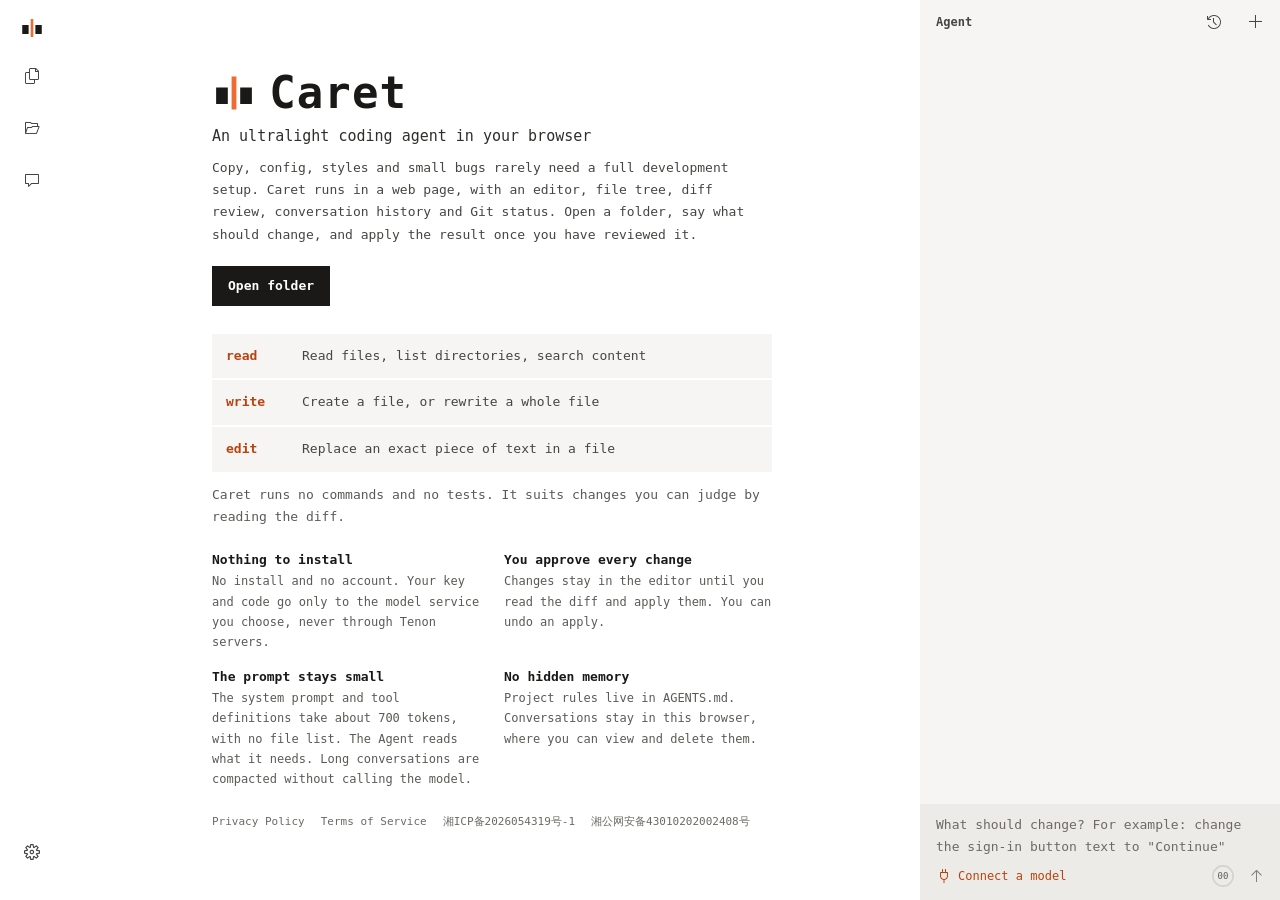
<file: index.html>
<!-- 应用主页面 - Caret 的入口 HTML 文件，包含所有 UI 结构和资源引用 -->
<!DOCTYPE html>
<html lang="zh-CN" data-theme="dark">
<head>
    <meta charset="UTF-8">
    <meta name="viewport" content="width=device-width, initial-scale=1.0">
    <meta http-equiv="Content-Security-Policy" content="default-src 'self'; script-src 'self' 'unsafe-inline'; style-src 'self' 'unsafe-inline'; font-src 'self' data:; img-src 'self' data:; worker-src 'self'; connect-src 'self' https: http://localhost:* http://127.0.0.1:*; base-uri 'none'; form-action 'none'">
    <meta name="description" content="极轻量的浏览器 Coding Agent。只有读、写、改三个工具，不用安装，不执行命令，改动由你确认后写入。">
    <meta property="og:type" content="website">
    <meta property="og:site_name" content="Caret">
    <meta property="og:title" content="Caret：极轻量的浏览器 Coding Agent">
    <meta property="og:description" content="极轻量的浏览器 Coding Agent。只有读、写、改三个工具，不用安装，不执行命令，改动由你确认后写入。">
    <meta property="og:url" content="https://caret.tenonai.cn/">
    <meta property="og:image" content="https://caret.tenonai.cn/assets/share.png">
    <meta property="og:image:width" content="1200">
    <meta property="og:image:height" content="1200">
    <meta property="og:image:alt" content="Caret 的图形：两个字符之间一根橙色光标">
    <meta property="og:locale" content="zh_CN">
    <meta name="twitter:card" content="summary">
    <title>Caret</title>
    <link rel="icon" href="data:image/svg+xml,%3Csvg xmlns='http://www.w3.org/2000/svg' viewBox='0 0 64 64'%3E%3Cstyle%3Erect%7Bfill:%231a1917%7D.c%7Bfill:%23f06b32%7D@media(prefers-color-scheme:dark)%7Brect%7Bfill:%23e8e8e8%7D%7D%3C/style%3E%3Crect x='6' y='24' width='17' height='24'/%3E%3Crect class='c' x='28.5' y='8' width='7' height='48'/%3E%3Crect x='41' y='24' width='17' height='24'/%3E%3C/svg%3E">
    <link rel="apple-touch-icon" href="/apple-touch-icon.png">
    <script>
        // 首屏渲染前确定主题，避免闪烁
        try {
            const saved = JSON.parse(localStorage.getItem('caret_preferences')) || {};
            const wanted = new URLSearchParams(location.search).get('theme') || saved.theme;
            const dark = wanted === 'dark' || (wanted !== 'light' && matchMedia('(prefers-color-scheme: dark)').matches);
            document.documentElement.dataset.theme = dark ? 'dark' : 'light';
        } catch {
            // 读取失败时使用默认主题
        }
        // 启动一直没有完成时给出提示。启动完成后加载层已经移除
        setTimeout(() => document.getElementById('app-loading')?.classList.add('is-failed'), 45000);
    </script>
    <link href="css/codicons/codicon.css" rel="stylesheet">
    <link rel="stylesheet" href="css/style.css">
</head>
<body>
    <div id="app-loading" role="status">
        <svg class="app-loading-mark" viewBox="0 0 64 64" role="img" aria-label="Caret"><rect x="6" y="24" width="17" height="24" fill="currentColor"/><rect class="app-loading-cursor" x="28.5" y="8" width="7" height="48" fill="#f06b32"/><rect x="41" y="24" width="17" height="24" fill="currentColor"/></svg>
        <div class="app-loading-error">
            <p>Caret 没有加载成功，请检查网络后刷新页面。</p>
            <p>Caret could not load. Check your network and reload.</p>
            <button type="button" class="btn btn-text btn-primary" onclick="location.reload()">刷新 / Reload</button>
        </div>
    </div>
    <div id="app">
        <nav id="sidebar">
            <div class="sidebar-top">
                <svg class="sidebar-mark" viewBox="0 0 64 64" role="img" aria-label="Caret"><rect x="6" y="24" width="17" height="24" fill="currentColor"/><rect x="28.5" y="8" width="7" height="48" fill="#f06b32"/><rect x="41" y="24" width="17" height="24" fill="currentColor"/></svg>
                <button type="button" class="btn" id="btn-toggle-tree" data-i18n-title="sidebar.files">
                    <i class="codicon codicon-files"></i>
                </button>
                <button type="button" class="btn" id="btn-open-folder" data-i18n-title="sidebar.open">
                    <i class="codicon codicon-folder-opened"></i>
                </button>
                <button type="button" class="btn" id="btn-toggle-chat" data-i18n-title="sidebar.agent">
                    <i class="codicon codicon-comment"></i>
                </button>
            </div>

            <div class="sidebar-bottom">
                <button type="button" class="btn" id="btn-settings" data-i18n-title="settings.title">
                    <i class="codicon codicon-settings-gear"></i>
                </button>
            </div>
        </nav>

        <aside id="file-tree-panel">
            <div id="file-tree"></div>
        </aside>
        <div id="resize-tree" class="resizer" role="separator" tabindex="0" aria-orientation="vertical" data-i18n-label="layout.resizeTree"></div>

        <main id="editor-area">
            <div id="tabs-bar"></div>
            <div id="monaco-container"></div>
            <div id="welcome">
                <div class="welcome-inner">
                    <h1 class="product-logo"><svg class="product-logo-icon" viewBox="0 0 64 64" aria-hidden="true"><rect x="6" y="24" width="17" height="24" fill="currentColor"/><rect x="28.5" y="8" width="7" height="48" fill="#f06b32"/><rect x="41" y="24" width="17" height="24" fill="currentColor"/></svg>Caret</h1>
                    <p class="welcome-tagline" data-i18n="welcome.tagline"></p>
                    <p class="welcome-intro" data-i18n="welcome.intro"></p>
                    <button type="button" id="btn-welcome-open" class="btn btn-text btn-primary" data-i18n="welcome.open"></button>
                    <dl class="welcome-tools">
                        <div><dt>read</dt><dd data-i18n="welcome.read"></dd></div>
                        <div><dt>write</dt><dd data-i18n="welcome.write"></dd></div>
                        <div><dt>edit</dt><dd data-i18n="welcome.edit"></dd></div>
                    </dl>
                    <p class="welcome-note" id="welcome-note" data-i18n="welcome.note"></p>
                    <dl class="welcome-points">
                        <div><dt data-i18n="welcome.pointOpen"></dt><dd data-i18n="welcome.pointOpenBody"></dd></div>
                        <div><dt data-i18n="welcome.pointReview"></dt><dd data-i18n="welcome.pointReviewBody"></dd></div>
                        <div><dt data-i18n="welcome.pointPrompt"></dt><dd data-i18n="welcome.pointPromptBody"></dd></div>
                        <div><dt data-i18n="welcome.pointMemory"></dt><dd data-i18n="welcome.pointMemoryBody"></dd></div>
                    </dl>
                    <p class="filing"><button type="button" data-legal="privacy" data-i18n="about.privacy"></button><button type="button" data-legal="terms" data-i18n="about.terms"></button><a data-filing="icp" href="https://beian.miit.gov.cn/" target="_blank" rel="noopener noreferrer"></a><a data-filing="police" target="_blank" rel="noopener noreferrer" hidden></a></p>
                </div>
            </div>
        </main>

        <div id="resize-chat" class="resizer" role="separator" tabindex="0" aria-orientation="vertical" data-i18n-label="layout.resizeChat"></div>
        <aside id="chat-panel">
            <div class="panel-header">
                <span class="panel-title">Agent</span>
                <div class="panel-actions">
                    <button type="button" id="btn-history" class="btn" data-i18n-title="history.title">
                        <i class="codicon codicon-history"></i>
                    </button>
                    <button type="button" id="btn-new-task" class="btn" data-i18n-title="chat.newTask">
                        <i class="codicon codicon-add"></i>
                    </button>
                </div>
            </div>
            <div id="history-panel" class="hidden">
                <div class="history-head">
                    <span class="history-heading" data-i18n="history.title"></span>
                    <button type="button" id="btn-clear-history" class="btn btn-text btn-text-chat hidden" data-i18n="history.clear"></button>
                </div>
                <div id="history-list"></div>
                <p id="history-empty" class="hidden" data-i18n="history.empty"></p>
            </div>
            <div id="chat-messages" role="log" aria-live="polite"></div>
            <div id="changes-panel" class="hidden">
                <div class="changes-head">
                    <span id="changes-summary"></span>
                    <button type="button" id="btn-discard-all" class="btn btn-text btn-text-chat" data-i18n="changes.discardAll"></button>
                    <button type="button" id="btn-apply" class="btn btn-text btn-primary" data-i18n="changes.apply"></button>
                </div>
                <div id="changes-conflict" class="hidden">
                    <p id="changes-conflict-text"></p>
                    <div class="changes-conflict-actions">
                        <button type="button" id="btn-conflict-cancel" class="btn btn-text btn-text-chat" data-i18n="changes.cancel"></button>
                        <button type="button" id="btn-overwrite" class="btn btn-text btn-primary" data-i18n="changes.overwrite"></button>
                    </div>
                </div>
                <div id="changes-list"></div>
            </div>
            <form id="chat-input-area">
                <textarea id="chat-input" rows="2"></textarea>
                <div class="chat-input-foot">
                    <div class="chat-chips">
                        <button type="button" id="btn-model" class="chat-chip" aria-haspopup="listbox" aria-expanded="false" aria-controls="select-menu"><i class="codicon codicon-plug"></i><span></span><i class="codicon codicon-chevron-up"></i></button>
                        <button type="button" id="btn-effort" class="chat-chip hidden" aria-haspopup="listbox" aria-expanded="false" aria-controls="select-menu"><i class="codicon codicon-dashboard"></i><span></span><i class="codicon codicon-chevron-up"></i></button>
                    </div>
                    <div class="chat-input-actions">
                        <button type="button" id="context-ring">
                            <svg viewBox="0 0 26 26" aria-hidden="true">
                                <circle class="context-track" cx="13" cy="13" r="12" pathLength="100"></circle>
                                <circle class="context-arc" cx="13" cy="13" r="12" pathLength="100"></circle>
                            </svg>
                            <span></span>
                        </button>
                        <button type="submit" id="btn-send-chat" class="btn">
                            <i class="codicon codicon-arrow-up"></i>
                        </button>
                    </div>
                </div>
            </form>
        </aside>

        <div id="notification-container"></div>
        <div id="drop-overlay"><span data-i18n="tree.drop"></span></div>
    </div>

    <dialog id="confirm-dialog" aria-describedby="confirm-message">
        <p id="confirm-message"></p>
        <div class="confirm-actions">
            <button type="button" id="confirm-cancel" class="btn btn-text btn-text-chat" data-i18n="changes.cancel"></button>
            <button type="button" id="confirm-ok" class="btn btn-text btn-primary" data-i18n="confirm.discard"></button>
        </div>
    </dialog>

    <dialog id="settings-dialog" aria-labelledby="settings-heading" tabindex="-1">
        <nav class="settings-nav" aria-labelledby="settings-heading">
            <h2 id="settings-heading" data-i18n="settings.title"></h2>
            <button type="button" class="settings-nav-item" data-go="model"><i class="codicon codicon-plug"></i><span data-i18n="settings.model"></span></button>
            <button type="button" class="settings-nav-item" data-go="agent"><i class="codicon codicon-comment"></i><span data-i18n="settings.agent"></span></button>
            <button type="button" class="settings-nav-item" data-go="editor"><i class="codicon codicon-code"></i><span data-i18n="settings.editor"></span></button>
            <button type="button" class="settings-nav-item" data-go="files"><i class="codicon codicon-files"></i><span data-i18n="settings.files"></span></button>
            <button type="button" class="settings-nav-item" data-go="appearance"><i class="codicon codicon-symbol-color"></i><span data-i18n="settings.appearance"></span></button>
            <button type="button" class="settings-nav-item" data-go="data"><i class="codicon codicon-database"></i><span data-i18n="settings.data"></span></button>
            <button type="button" class="settings-nav-item" data-go="about"><i class="codicon codicon-info"></i><span data-i18n="settings.about"></span></button>
        </nav>

        <div class="settings-main">
            <header class="dialog-head">
                <button type="button" id="settings-back" class="btn hidden" data-i18n-title="settings.back">
                    <i class="codicon codicon-arrow-left"></i>
                </button>
                <h3 id="settings-title"></h3>
                <button type="button" id="settings-info" class="info hidden" data-i18n-label="settings.info"><i class="codicon codicon-info"></i></button>
                <button type="button" id="settings-close" class="btn" data-i18n-title="settings.close">
                    <i class="codicon codicon-close"></i>
                </button>
            </header>

            <div class="dialog-body">
                <section data-page="model">
                    <div class="field">
                        <span class="field-label" id="provider-label" data-i18n="settings.provider"></span>
                        <button type="button" id="provider-trigger" class="select-trigger" aria-haspopup="listbox" aria-expanded="false" aria-controls="select-menu" aria-labelledby="provider-label"><span></span><i class="codicon codicon-chevron-down"></i></button>
                    </div>
                    <div class="field hidden" id="field-base-url">
                        <label class="field-label" for="input-base-url" data-i18n="settings.baseUrl"></label>
                        <input id="input-base-url" type="url" placeholder="https://" autocomplete="off" spellcheck="false">
                    </div>
                    <div class="field">
                        <div class="field-label">
                            <label for="input-api-key" data-i18n="settings.apiKey"></label>
                            <button type="button" class="info" data-tip="settings.apiKeyTip" data-i18n-label="settings.info"><i class="codicon codicon-info"></i></button>
                            <a id="key-link" class="field-link" target="_blank" rel="noopener noreferrer" data-i18n="settings.getKey"></a>
                        </div>
                        <input id="input-api-key" type="password" placeholder="sk-" autocomplete="off" spellcheck="false">
                        <button type="button" id="btn-clear-key" class="field-link hidden" data-i18n="settings.clearKey"></button>
                    </div>
                    <div class="field">
                        <div class="field-label">
                            <span id="model-label" data-i18n="settings.defaultModel"></span>
                            <button type="button" class="info" data-tip="settings.defaultModelTip" data-i18n-label="settings.info"><i class="codicon codicon-info"></i></button>
                        </div>
                        <button type="button" id="model-trigger" class="select-trigger" aria-haspopup="listbox" aria-expanded="false" aria-controls="select-menu" aria-labelledby="model-label"><span></span><i class="codicon codicon-chevron-down"></i></button>
                    </div>
                    <div class="field hidden" id="field-effort">
                        <div class="field-label">
                            <span id="effort-label" data-i18n="settings.defaultEffort"></span>
                            <button type="button" class="info" data-tip="settings.defaultEffortTip" data-i18n-label="settings.info"><i class="codicon codicon-info"></i></button>
                        </div>
                        <button type="button" id="effort-trigger" class="select-trigger" aria-haspopup="listbox" aria-expanded="false" aria-controls="select-menu" aria-labelledby="effort-label"><span></span><i class="codicon codicon-chevron-down"></i></button>
                    </div>
                    <p id="connection-status" class="settings-status" role="status"></p>
                </section>

                <section data-page="agent" class="hidden">
                    <div class="field">
                        <div class="field-label">
                            <label for="input-instructions" data-i18n="settings.instructions"></label>
                            <button type="button" class="info" data-tip="settings.instructionsTip" data-i18n-label="settings.info"><i class="codicon codicon-info"></i></button>
                        </div>
                        <textarea id="input-instructions" data-setting="instructions" data-i18n-placeholder="settings.instructionsHint" maxlength="8000" spellcheck="false"></textarea>
                    </div>
                    <div class="setting-row">
                        <div class="field-label"><span id="send-key-label" data-i18n="settings.sendKey"></span><button type="button" class="info" data-tip="settings.sendKeyTip" data-i18n-label="settings.info"><i class="codicon codicon-info"></i></button></div>
                        <div class="segments" role="group" data-setting="sendKey" aria-labelledby="send-key-label"><button type="button" data-value="enter">Enter</button><button type="button" data-value="mod" id="send-key-mod"></button></div>
                    </div>
                    <div class="setting-row">
                        <div class="field-label"><span id="max-steps-label" data-i18n="settings.maxSteps"></span><button type="button" class="info" data-tip="settings.maxStepsTip" data-i18n-label="settings.info"><i class="codicon codicon-info"></i></button></div>
                        <div class="segments" role="group" data-setting="maxSteps" aria-labelledby="max-steps-label"><button type="button" data-value="20">20</button><button type="button" data-value="40">40</button><button type="button" data-value="80">80</button></div>
                    </div>
                    <div class="setting-row">
                        <div class="field-label"><span id="context-limit-label" data-i18n="settings.contextLimit"></span><button type="button" class="info" data-tip="settings.contextLimitTip" data-i18n-label="settings.info"><i class="codicon codicon-info"></i></button></div>
                        <div class="segments" role="group" data-setting="contextLimit" aria-labelledby="context-limit-label"><button type="button" data-value="50000" data-i18n="settings.limit50"></button><button type="button" data-value="100000" data-i18n="settings.limit100"></button><button type="button" data-value="200000" data-i18n="settings.limit200"></button></div>
                    </div>
                    <div class="setting-row">
                        <div class="field-label"><span id="remember-rules-label" data-i18n="settings.rememberRules"></span><button type="button" class="info" data-tip="settings.rememberRulesTip" data-i18n-label="settings.info"><i class="codicon codicon-info"></i></button></div>
                        <button type="button" class="switch" role="switch" data-setting="rememberRules" aria-labelledby="remember-rules-label"></button>
                    </div>
                    <div class="setting-row">
                        <div class="field-label"><span id="follow-agent-label" data-i18n="settings.followAgent"></span><button type="button" class="info" data-tip="settings.followAgentTip" data-i18n-label="settings.info"><i class="codicon codicon-info"></i></button></div>
                        <button type="button" class="switch" role="switch" data-setting="followAgent" aria-labelledby="follow-agent-label"></button>
                    </div>
                    <button type="button" class="settings-link" data-go="context"><span data-i18n="context.title"></span><i class="codicon codicon-chevron-right"></i></button>
                </section>

                <section data-page="editor" class="hidden">
                    <div class="setting-row">
                        <div class="field-label"><span id="tab-size-label" data-i18n="settings.tabSize"></span><button type="button" class="info" data-tip="settings.tabSizeTip" data-i18n-label="settings.info"><i class="codicon codicon-info"></i></button></div>
                        <div class="segments" role="group" data-setting="tabSize" aria-labelledby="tab-size-label"><button type="button" data-value="0" data-i18n="settings.tabAuto"></button><button type="button" data-value="2">2</button><button type="button" data-value="4">4</button><button type="button" data-value="8">8</button></div>
                    </div>
                    <div class="setting-row">
                        <div class="field-label"><span id="cursor-style-label" data-i18n="settings.cursorStyle"></span></div>
                        <div class="segments" role="group" data-setting="cursorStyle" aria-labelledby="cursor-style-label"><button type="button" data-value="line" data-i18n="settings.cursorLine"></button><button type="button" data-value="block" data-i18n="settings.cursorBlock"></button><button type="button" data-value="underline" data-i18n="settings.cursorUnderline"></button></div>
                    </div>
                    <div class="setting-row">
                        <div class="field-label"><span id="word-wrap-label" data-i18n="settings.wordWrap"></span></div>
                        <button type="button" class="switch" role="switch" data-setting="wordWrap" aria-labelledby="word-wrap-label"></button>
                    </div>
                    <div class="setting-row">
                        <div class="field-label"><span id="line-numbers-label" data-i18n="settings.lineNumbers"></span></div>
                        <button type="button" class="switch" role="switch" data-setting="lineNumbers" aria-labelledby="line-numbers-label"></button>
                    </div>
                    <div class="setting-row">
                        <div class="field-label"><span id="minimap-label" data-i18n="settings.minimap"></span></div>
                        <button type="button" class="switch" role="switch" data-setting="minimap" aria-labelledby="minimap-label"></button>
                    </div>
                    <div class="setting-row">
                        <div class="field-label"><span id="whitespace-label" data-i18n="settings.showWhitespace"></span></div>
                        <button type="button" class="switch" role="switch" data-setting="showWhitespace" aria-labelledby="whitespace-label"></button>
                    </div>
                    <h4 class="section-title" data-i18n="settings.review"></h4>
                    <div class="setting-row">
                        <div class="field-label"><span id="diff-view-label" data-i18n="settings.diffView"></span><button type="button" class="info" data-tip="settings.diffViewTip" data-i18n-label="settings.info"><i class="codicon codicon-info"></i></button></div>
                        <div class="segments" role="group" data-setting="diffView" aria-labelledby="diff-view-label"><button type="button" data-value="inline" data-i18n="settings.diffInline"></button><button type="button" data-value="sideBySide" data-i18n="settings.diffSideBySide"></button></div>
                    </div>
                    <div class="setting-row">
                        <div class="field-label"><span id="fold-unchanged-label" data-i18n="settings.foldUnchanged"></span></div>
                        <button type="button" class="switch" role="switch" data-setting="foldUnchanged" aria-labelledby="fold-unchanged-label"></button>
                    </div>
                </section>

                <section data-page="files" class="hidden">
                    <div class="field">
                        <div class="field-label">
                            <label for="input-ignore-rules" data-i18n="settings.ignoreRules"></label>
                            <button type="button" class="info" data-tip="settings.ignoreRulesTip" data-i18n-label="settings.info"><i class="codicon codicon-info"></i></button>
                        </div>
                        <textarea id="input-ignore-rules" data-setting="ignoreRules" data-i18n-placeholder="settings.ignoreRulesHint" spellcheck="false"></textarea>
                    </div>
                    <div class="setting-row">
                        <div class="field-label"><span id="git-status-label" data-i18n="settings.gitStatus"></span><button type="button" class="info" data-tip="settings.gitStatusTip" data-i18n-label="settings.info"><i class="codicon codicon-info"></i></button></div>
                        <button type="button" class="switch" role="switch" data-setting="gitStatus" aria-labelledby="git-status-label"></button>
                    </div>
                    <div class="setting-row">
                        <div class="field-label"><span id="preview-tabs-label" data-i18n="settings.previewTabs"></span><button type="button" class="info" data-tip="settings.previewTabsTip" data-i18n-label="settings.info"><i class="codicon codicon-info"></i></button></div>
                        <button type="button" class="switch" role="switch" data-setting="previewTabs" aria-labelledby="preview-tabs-label"></button>
                    </div>
                </section>

                <section data-page="appearance" class="hidden">
                    <div class="setting-row">
                        <span class="field-label" id="theme-label" data-i18n="settings.theme"></span>
                        <div class="segments" role="group" aria-labelledby="theme-label">
                            <button type="button" data-theme-option="system" data-i18n="settings.themeSystem"></button>
                            <button type="button" data-theme-option="light" data-i18n="settings.themeLight"></button>
                            <button type="button" data-theme-option="dark" data-i18n="settings.themeDark"></button>
                        </div>
                    </div>
                    <div class="setting-row">
                        <span class="field-label" id="language-label" data-i18n="settings.language"></span>
                        <div class="segments" role="group" aria-labelledby="language-label">
                            <button type="button" data-lang-option="zh">简体中文</button>
                            <button type="button" data-lang-option="en">English</button>
                        </div>
                    </div>
                    <p id="language-note" class="settings-status" role="status" data-i18n="settings.languageNote" hidden></p>
                    <div class="setting-row">
                        <div class="field-label">
                            <label for="input-font-family" data-i18n="settings.fontFamily"></label>
                            <button type="button" class="info" data-tip="settings.fontFamilyTip" data-i18n-label="settings.info"><i class="codicon codicon-info"></i></button>
                        </div>
                        <input id="input-font-family" type="text" data-setting="fontFamily" data-i18n-placeholder="settings.fontFamilyHint" autocomplete="off" spellcheck="false">
                    </div>
                    <div class="setting-row">
                        <div class="field-label"><span id="font-size-label" data-i18n="settings.editorFontSize"></span></div>
                        <div class="segments" role="group" data-setting="fontSize" aria-labelledby="font-size-label"><button type="button" data-value="12">12</button><button type="button" data-value="13">13</button><button type="button" data-value="14">14</button><button type="button" data-value="15">15</button><button type="button" data-value="16">16</button></div>
                    </div>
                    <div class="setting-row">
                        <div class="field-label"><span id="chat-font-size-label" data-i18n="settings.chatFontSize"></span></div>
                        <div class="segments" role="group" data-setting="chatFontSize" aria-labelledby="chat-font-size-label"><button type="button" data-value="12">12</button><button type="button" data-value="13">13</button><button type="button" data-value="14">14</button><button type="button" data-value="15">15</button><button type="button" data-value="16">16</button></div>
                    </div>
                </section>

                <section data-page="data" class="hidden">
                    <div class="setting-row">
                        <div class="field-label"><span id="save-history-label" data-i18n="settings.saveHistory"></span><button type="button" class="info" data-tip="settings.saveHistoryTip" data-i18n-label="settings.info"><i class="codicon codicon-info"></i></button></div>
                        <button type="button" class="switch" role="switch" data-setting="saveHistory" aria-labelledby="save-history-label"></button>
                    </div>
                    <div class="setting-row">
                        <span class="field-label" data-i18n="settings.storage"></span>
                        <span id="data-usage"></span>
                    </div>
                    <h4 class="section-title" data-i18n="settings.clearing"></h4>
                    <div class="setting-row">
                        <div class="field-label"><span id="clear-conversations-label" data-i18n="settings.clearConversations"></span></div>
                        <button type="button" id="btn-clear-conversations" class="btn btn-text btn-text-chat" data-i18n="settings.clearAction" aria-describedby="clear-conversations-label"></button>
                    </div>
                    <div class="setting-row">
                        <div class="field-label"><span id="reset-preferences-label" data-i18n="settings.resetPreferences"></span><button type="button" class="info" data-tip="settings.resetPreferencesTip" data-i18n-label="settings.info"><i class="codicon codicon-info"></i></button></div>
                        <button type="button" id="btn-reset-preferences" class="btn btn-text btn-text-chat" data-i18n="settings.resetAction" aria-describedby="reset-preferences-label"></button>
                    </div>
                    <div class="setting-row">
                        <div class="field-label"><span id="delete-all-label" data-i18n="settings.deleteAll"></span><button type="button" class="info" data-tip="settings.deleteAllTip" data-i18n-label="settings.info"><i class="codicon codicon-info"></i></button></div>
                        <button type="button" id="btn-delete-all" class="btn btn-text btn-text-chat is-danger" data-i18n="settings.deleteAction" aria-describedby="delete-all-label"></button>
                    </div>
                    <p id="data-status" class="settings-status" role="status"></p>
                </section>

                <section data-page="about" class="hidden">
                    <div class="about-head">
                        <div class="product-logo"><svg class="product-logo-icon" viewBox="0 0 64 64" aria-hidden="true"><rect x="6" y="24" width="17" height="24" fill="currentColor"/><rect x="28.5" y="8" width="7" height="48" fill="#f06b32"/><rect x="41" y="24" width="17" height="24" fill="currentColor"/></svg>Caret</div>
                        <p class="about-version"><span data-i18n="about.version"></span> <span id="about-version"></span><span id="about-build" hidden> · <span data-i18n="about.build"></span> <span id="about-build-id"></span></span></p>
                    </div>
                    <p data-i18n="about.body1"></p>
                    <p data-i18n="about.body2"></p>
                    <dl class="about-facts">
                        <div class="about-publisher"><dt data-i18n="about.publisher"></dt><dd><svg viewBox="0 0 64 64" aria-hidden="true"><rect width="64" height="64" rx="17" fill="#f06b32"/><path d="M13 16H51V28H38V48H26V28H13Z" fill="#fff"/></svg><span data-i18n="about.publisherName"></span></dd></div>
                        <div><dt data-i18n="about.website"></dt><dd><a href="https://tenonai.cn/" target="_blank" rel="noopener noreferrer">tenonai.cn</a></dd></div>
                        <div><dt data-i18n="about.feedback"></dt><dd><a href="mailto:support@tenonai.cn">support@tenonai.cn</a></dd></div>
                        <div><dt data-i18n="about.source"></dt><dd><a href="https://github.com/dozybot001/Caret" target="_blank" rel="noopener noreferrer">GitHub</a></dd></div>
                        <div><dt data-i18n="about.license"></dt><dd><a href="https://github.com/dozybot001/Caret/blob/main/LICENSE" target="_blank" rel="noopener noreferrer">MIT</a></dd></div>
                    </dl>
                    <div class="settings-links">
                        <button type="button" class="settings-link" data-go="privacy"><span data-i18n="about.privacy"></span><i class="codicon codicon-chevron-right"></i></button>
                        <button type="button" class="settings-link" data-go="terms"><span data-i18n="about.terms"></span><i class="codicon codicon-chevron-right"></i></button>
                    </div>
                    <p class="filing"><a data-filing="icp" href="https://beian.miit.gov.cn/" target="_blank" rel="noopener noreferrer"></a><a data-filing="police" target="_blank" rel="noopener noreferrer" hidden></a></p>
                </section>

                <section data-page="context" class="hidden">
                    <div class="article-body"></div>
                </section>

                <section data-page="privacy" class="hidden">
                    <p class="legal-meta" data-i18n="legal.privacyMeta"></p>
                    <div class="article-body"></div>
                    <h3 class="legal-history" data-i18n="legal.history"></h3>
                    <div class="settings-links legal-versions"></div>
                </section>

                <section data-page="terms" class="hidden">
                    <p class="legal-meta" data-i18n="legal.termsMeta"></p>
                    <div class="article-body"></div>
                    <h3 class="legal-history" data-i18n="legal.history"></h3>
                    <div class="settings-links legal-versions"></div>
                </section>
            </div>
        </div>

        <div id="select-menu" popover="auto" role="listbox"></div>
        <div id="tooltip" popover="manual" role="tooltip"></div>
    </dialog>

    <script type="module" src="src/main.js" onerror="document.getElementById('app-loading').classList.add('is-failed')"></script>
</body>
</html>
</file>
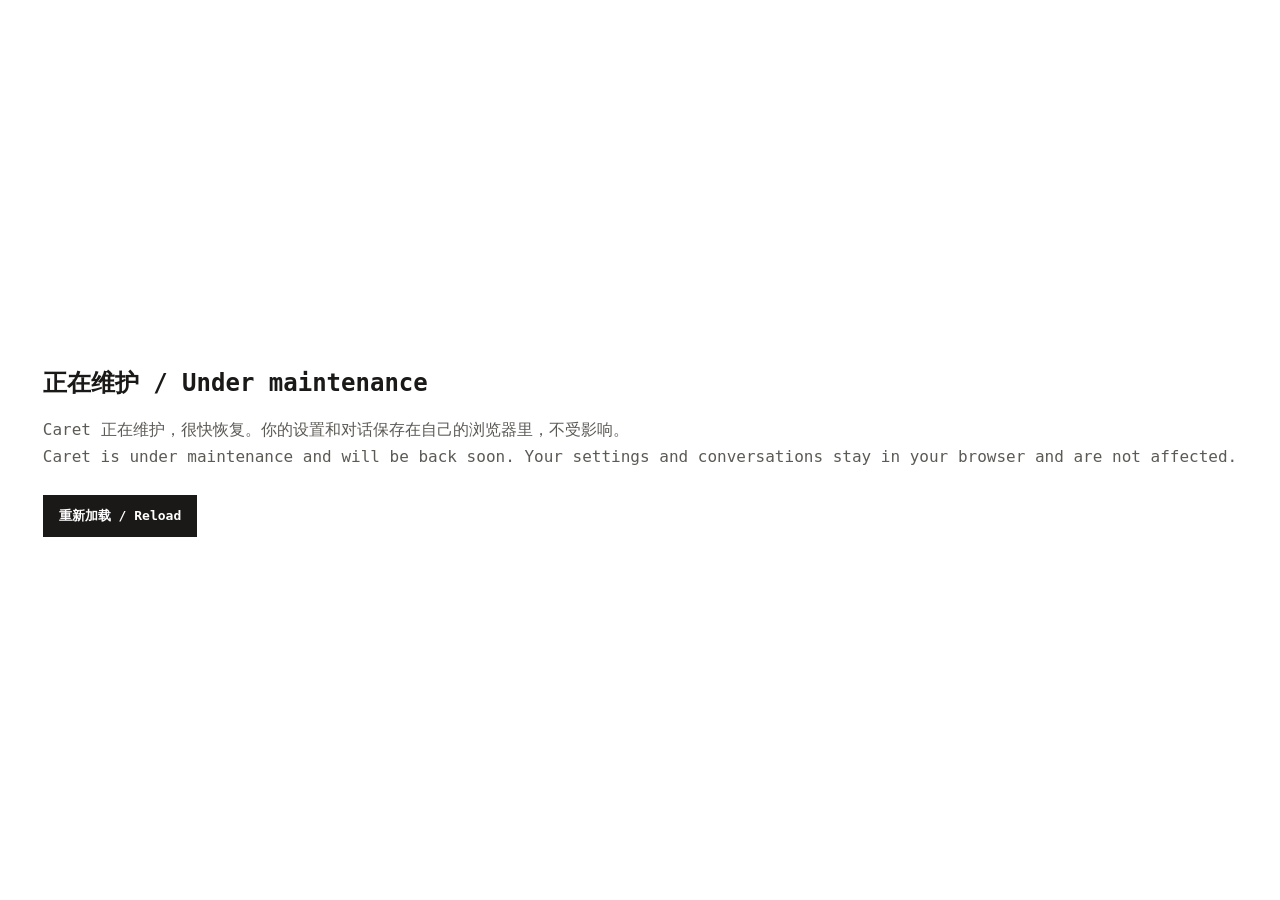
<file: maintenance.html>
<!DOCTYPE html>
<html lang="zh-CN">
<head>
    <meta charset="UTF-8">
    <meta name="viewport" content="width=device-width, initial-scale=1.0">
    <title>正在维护 · Caret</title>
    <link rel="icon" href="data:image/svg+xml,%3Csvg xmlns='http://www.w3.org/2000/svg' viewBox='0 0 64 64'%3E%3Cstyle%3Erect%7Bfill:%231a1917%7D.c%7Bfill:%23f06b32%7D@media(prefers-color-scheme:dark)%7Brect%7Bfill:%23e8e8e8%7D%7D%3C/style%3E%3Crect x='6' y='24' width='17' height='24'/%3E%3Crect class='c' x='28.5' y='8' width='7' height='48'/%3E%3Crect x='41' y='24' width='17' height='24'/%3E%3C/svg%3E">
    <link rel="apple-touch-icon" href="/apple-touch-icon.png">
    <meta property="og:image" content="https://caret.tenonai.cn/assets/share.png">
    <meta name="twitter:card" content="summary">
    <style>
        :root {
            color-scheme: light dark;
            --bg: #ffffff;
            --ink: #1a1917;
            --muted: #5c5a55;
            --button: #1a1917;
            --button-ink: #ffffff;
        }
        @media (prefers-color-scheme: dark) {
            :root {
                --bg: #000000;
                --ink: #e8e8e8;
                --muted: #a0a0a0;
                --button: #e8e8e8;
                --button-ink: #000000;
            }
        }
        body {
            min-height: 100dvh;
            margin: 0;
            display: flex;
            align-items: center;
            justify-content: center;
            padding: 32px;
            box-sizing: border-box;
            background: var(--bg);
            color: var(--ink);
            font-family: ui-monospace, "SF Mono", SFMono-Regular, "JetBrains Mono", Menlo, Consolas, "PingFang SC", "Microsoft YaHei", monospace;
            line-height: 1.7;
        }
        h1 {
            margin: 0 0 12px;
            font-size: 24px;
            font-weight: 600;
        }
        p {
            margin: 0;
            color: var(--muted);
        }
        a {
            display: inline-block;
            margin-top: 24px;
            padding: 10px 16px;
            background: var(--button);
            color: var(--button-ink);
            font-size: 13px;
            font-weight: 600;
            text-decoration: none;
        }
    </style>
</head>
<body>
    <main>
        <h1>正在维护 / Under maintenance</h1>
        <p>Caret 正在维护，很快恢复。你的设置和对话保存在自己的浏览器里，不受影响。</p>
        <p>Caret is under maintenance and will be back soon. Your settings and conversations stay in your browser and are not affected.</p>
        <a href="/">重新加载 / Reload</a>
    </main>
</body>
</html>
</file>
<file: css/codicons/codicon.css>
/*---------------------------------------------------------------------------------------------
 *  Copyright (c) Microsoft Corporation. All rights reserved.
 *  Licensed under the MIT License. See License.txt in the project root for license information.
 *--------------------------------------------------------------------------------------------*/

@font-face {
	font-family: "codicon";
	font-display: block;
	src: url("./codicon.ttf?38dcd33a732ebca5a557e04831e9e235") format("truetype");
}

.codicon[class*='codicon-'] {
	font: normal normal normal 16px/1 codicon;
	display: inline-block;
	text-decoration: none;
	text-rendering: auto;
	text-align: center;
	-webkit-font-smoothing: antialiased;
	-moz-osx-font-smoothing: grayscale;
	user-select: none;
	-webkit-user-select: none;
	-ms-user-select: none;
}

/*---------------------
 *  Modifiers
 *-------------------*/

@keyframes codicon-spin {
	100% {
		transform:rotate(360deg);
	}
}

.codicon-sync.codicon-modifier-spin,
.codicon-loading.codicon-modifier-spin,
.codicon-gear.codicon-modifier-spin {
	/* Use steps to throttle FPS to reduce CPU usage */
	animation: codicon-spin 1.5s steps(30) infinite;
}

.codicon-modifier-disabled {
	opacity: 0.5;
}

.codicon-modifier-hidden {
	opacity: 0;
}

/* custom speed & easing for loading icon */
.codicon-loading {
	animation-duration: 1s !important;
	animation-timing-function: cubic-bezier(0.53, 0.21, 0.29, 0.67) !important;
}

/*---------------------
 *  Icons
 *-------------------*/

.codicon-add:before { content: "\ea60" }
.codicon-plus:before { content: "\ea60" }
.codicon-gist-new:before { content: "\ea60" }
.codicon-repo-create:before { content: "\ea60" }
.codicon-lightbulb:before { content: "\ea61" }
.codicon-light-bulb:before { content: "\ea61" }
.codicon-repo:before { content: "\ea62" }
.codicon-repo-delete:before { content: "\ea62" }
.codicon-gist-fork:before { content: "\ea63" }
.codicon-repo-forked:before { content: "\ea63" }
.codicon-git-pull-request:before { content: "\ea64" }
.codicon-git-pull-request-abandoned:before { content: "\ea64" }
.codicon-record-keys:before { content: "\ea65" }
.codicon-keyboard:before { content: "\ea65" }
.codicon-tag:before { content: "\ea66" }
.codicon-git-pull-request-label:before { content: "\ea66" }
.codicon-tag-add:before { content: "\ea66" }
.codicon-tag-remove:before { content: "\ea66" }
.codicon-person:before { content: "\ea67" }
.codicon-person-follow:before { content: "\ea67" }
.codicon-person-outline:before { content: "\ea67" }
.codicon-person-filled:before { content: "\ea67" }
.codicon-git-branch:before { content: "\ea68" }
.codicon-git-branch-create:before { content: "\ea68" }
.codicon-git-branch-delete:before { content: "\ea68" }
.codicon-source-control:before { content: "\ea68" }
.codicon-mirror:before { content: "\ea69" }
.codicon-mirror-public:before { content: "\ea69" }
.codicon-star:before { content: "\ea6a" }
.codicon-star-add:before { content: "\ea6a" }
.codicon-star-delete:before { content: "\ea6a" }
.codicon-star-empty:before { content: "\ea6a" }
.codicon-comment:before { content: "\ea6b" }
.codicon-comment-add:before { content: "\ea6b" }
.codicon-alert:before { content: "\ea6c" }
.codicon-warning:before { content: "\ea6c" }
.codicon-search:before { content: "\ea6d" }
.codicon-search-save:before { content: "\ea6d" }
.codicon-log-out:before { content: "\ea6e" }
.codicon-sign-out:before { content: "\ea6e" }
.codicon-log-in:before { content: "\ea6f" }
.codicon-sign-in:before { content: "\ea6f" }
.codicon-eye:before { content: "\ea70" }
.codicon-eye-unwatch:before { content: "\ea70" }
.codicon-eye-watch:before { content: "\ea70" }
.codicon-circle-filled:before { content: "\ea71" }
.codicon-primitive-dot:before { content: "\ea71" }
.codicon-close-dirty:before { content: "\ea71" }
.codicon-debug-breakpoint:before { content: "\ea71" }
.codicon-debug-breakpoint-disabled:before { content: "\ea71" }
.codicon-debug-hint:before { content: "\ea71" }
.codicon-terminal-decoration-success:before { content: "\ea71" }
.codicon-primitive-square:before { content: "\ea72" }
.codicon-edit:before { content: "\ea73" }
.codicon-pencil:before { content: "\ea73" }
.codicon-info:before { content: "\ea74" }
.codicon-issue-opened:before { content: "\ea74" }
.codicon-gist-private:before { content: "\ea75" }
.codicon-git-fork-private:before { content: "\ea75" }
.codicon-lock:before { content: "\ea75" }
.codicon-mirror-private:before { content: "\ea75" }
.codicon-close:before { content: "\ea76" }
.codicon-remove-close:before { content: "\ea76" }
.codicon-x:before { content: "\ea76" }
.codicon-repo-sync:before { content: "\ea77" }
.codicon-sync:before { content: "\ea77" }
.codicon-clone:before { content: "\ea78" }
.codicon-desktop-download:before { content: "\ea78" }
.codicon-beaker:before { content: "\ea79" }
.codicon-microscope:before { content: "\ea79" }
.codicon-vm:before { content: "\ea7a" }
.codicon-device-desktop:before { content: "\ea7a" }
.codicon-file:before { content: "\ea7b" }
.codicon-file-text:before { content: "\ea7b" }
.codicon-more:before { content: "\ea7c" }
.codicon-ellipsis:before { content: "\ea7c" }
.codicon-kebab-horizontal:before { content: "\ea7c" }
.codicon-mail-reply:before { content: "\ea7d" }
.codicon-reply:before { content: "\ea7d" }
.codicon-organization:before { content: "\ea7e" }
.codicon-organization-filled:before { content: "\ea7e" }
.codicon-organization-outline:before { content: "\ea7e" }
.codicon-new-file:before { content: "\ea7f" }
.codicon-file-add:before { content: "\ea7f" }
.codicon-new-folder:before { content: "\ea80" }
.codicon-file-directory-create:before { content: "\ea80" }
.codicon-trash:before { content: "\ea81" }
.codicon-trashcan:before { content: "\ea81" }
.codicon-history:before { content: "\ea82" }
.codicon-clock:before { content: "\ea82" }
.codicon-folder:before { content: "\ea83" }
.codicon-file-directory:before { content: "\ea83" }
.codicon-symbol-folder:before { content: "\ea83" }
.codicon-logo-github:before { content: "\ea84" }
.codicon-mark-github:before { content: "\ea84" }
.codicon-github:before { content: "\ea84" }
.codicon-terminal:before { content: "\ea85" }
.codicon-console:before { content: "\ea85" }
.codicon-repl:before { content: "\ea85" }
.codicon-zap:before { content: "\ea86" }
.codicon-symbol-event:before { content: "\ea86" }
.codicon-error:before { content: "\ea87" }
.codicon-stop:before { content: "\ea87" }
.codicon-variable:before { content: "\ea88" }
.codicon-symbol-variable:before { content: "\ea88" }
.codicon-array:before { content: "\ea8a" }
.codicon-symbol-array:before { content: "\ea8a" }
.codicon-symbol-module:before { content: "\ea8b" }
.codicon-symbol-package:before { content: "\ea8b" }
.codicon-symbol-namespace:before { content: "\ea8b" }
.codicon-symbol-object:before { content: "\ea8b" }
.codicon-symbol-method:before { content: "\ea8c" }
.codicon-symbol-function:before { content: "\ea8c" }
.codicon-symbol-constructor:before { content: "\ea8c" }
.codicon-symbol-boolean:before { content: "\ea8f" }
.codicon-symbol-null:before { content: "\ea8f" }
.codicon-symbol-numeric:before { content: "\ea90" }
.codicon-symbol-number:before { content: "\ea90" }
.codicon-symbol-structure:before { content: "\ea91" }
.codicon-symbol-struct:before { content: "\ea91" }
.codicon-symbol-parameter:before { content: "\ea92" }
.codicon-symbol-type-parameter:before { content: "\ea92" }
.codicon-symbol-key:before { content: "\ea93" }
.codicon-symbol-text:before { content: "\ea93" }
.codicon-symbol-reference:before { content: "\ea94" }
.codicon-go-to-file:before { content: "\ea94" }
.codicon-symbol-enum:before { content: "\ea95" }
.codicon-symbol-value:before { content: "\ea95" }
.codicon-symbol-ruler:before { content: "\ea96" }
.codicon-symbol-unit:before { content: "\ea96" }
.codicon-activate-breakpoints:before { content: "\ea97" }
.codicon-archive:before { content: "\ea98" }
.codicon-arrow-both:before { content: "\ea99" }
.codicon-arrow-down:before { content: "\ea9a" }
.codicon-arrow-left:before { content: "\ea9b" }
.codicon-arrow-right:before { content: "\ea9c" }
.codicon-arrow-small-down:before { content: "\ea9d" }
.codicon-arrow-small-left:before { content: "\ea9e" }
.codicon-arrow-small-right:before { content: "\ea9f" }
.codicon-arrow-small-up:before { content: "\eaa0" }
.codicon-arrow-up:before { content: "\eaa1" }
.codicon-bell:before { content: "\eaa2" }
.codicon-bold:before { content: "\eaa3" }
.codicon-book:before { content: "\eaa4" }
.codicon-bookmark:before { content: "\eaa5" }
.codicon-debug-breakpoint-conditional-unverified:before { content: "\eaa6" }
.codicon-debug-breakpoint-conditional:before { content: "\eaa7" }
.codicon-debug-breakpoint-conditional-disabled:before { content: "\eaa7" }
.codicon-debug-breakpoint-data-unverified:before { content: "\eaa8" }
.codicon-debug-breakpoint-data:before { content: "\eaa9" }
.codicon-debug-breakpoint-data-disabled:before { content: "\eaa9" }
.codicon-debug-breakpoint-log-unverified:before { content: "\eaaa" }
.codicon-debug-breakpoint-log:before { content: "\eaab" }
.codicon-debug-breakpoint-log-disabled:before { content: "\eaab" }
.codicon-briefcase:before { content: "\eaac" }
.codicon-broadcast:before { content: "\eaad" }
.codicon-browser:before { content: "\eaae" }
.codicon-bug:before { content: "\eaaf" }
.codicon-calendar:before { content: "\eab0" }
.codicon-case-sensitive:before { content: "\eab1" }
.codicon-check:before { content: "\eab2" }
.codicon-checklist:before { content: "\eab3" }
.codicon-chevron-down:before { content: "\eab4" }
.codicon-chevron-left:before { content: "\eab5" }
.codicon-chevron-right:before { content: "\eab6" }
.codicon-chevron-up:before { content: "\eab7" }
.codicon-chrome-close:before { content: "\eab8" }
.codicon-chrome-maximize:before { content: "\eab9" }
.codicon-chrome-minimize:before { content: "\eaba" }
.codicon-chrome-restore:before { content: "\eabb" }
.codicon-circle-outline:before { content: "\eabc" }
.codicon-circle:before { content: "\eabc" }
.codicon-debug-breakpoint-unverified:before { content: "\eabc" }
.codicon-terminal-decoration-incomplete:before { content: "\eabc" }
.codicon-circle-slash:before { content: "\eabd" }
.codicon-circuit-board:before { content: "\eabe" }
.codicon-clear-all:before { content: "\eabf" }
.codicon-clippy:before { content: "\eac0" }
.codicon-close-all:before { content: "\eac1" }
.codicon-cloud-download:before { content: "\eac2" }
.codicon-cloud-upload:before { content: "\eac3" }
.codicon-code:before { content: "\eac4" }
.codicon-collapse-all:before { content: "\eac5" }
.codicon-color-mode:before { content: "\eac6" }
.codicon-comment-discussion:before { content: "\eac7" }
.codicon-credit-card:before { content: "\eac9" }
.codicon-dash:before { content: "\eacc" }
.codicon-dashboard:before { content: "\eacd" }
.codicon-database:before { content: "\eace" }
.codicon-debug-continue:before { content: "\eacf" }
.codicon-debug-disconnect:before { content: "\ead0" }
.codicon-debug-pause:before { content: "\ead1" }
.codicon-debug-restart:before { content: "\ead2" }
.codicon-debug-start:before { content: "\ead3" }
.codicon-debug-step-into:before { content: "\ead4" }
.codicon-debug-step-out:before { content: "\ead5" }
.codicon-debug-step-over:before { content: "\ead6" }
.codicon-debug-stop:before { content: "\ead7" }
.codicon-debug:before { content: "\ead8" }
.codicon-device-camera-video:before { content: "\ead9" }
.codicon-device-camera:before { content: "\eada" }
.codicon-device-mobile:before { content: "\eadb" }
.codicon-diff-added:before { content: "\eadc" }
.codicon-diff-ignored:before { content: "\eadd" }
.codicon-diff-modified:before { content: "\eade" }
.codicon-diff-removed:before { content: "\eadf" }
.codicon-diff-renamed:before { content: "\eae0" }
.codicon-diff:before { content: "\eae1" }
.codicon-diff-sidebyside:before { content: "\eae1" }
.codicon-discard:before { content: "\eae2" }
.codicon-editor-layout:before { content: "\eae3" }
.codicon-empty-window:before { content: "\eae4" }
.codicon-exclude:before { content: "\eae5" }
.codicon-extensions:before { content: "\eae6" }
.codicon-eye-closed:before { content: "\eae7" }
.codicon-file-binary:before { content: "\eae8" }
.codicon-file-code:before { content: "\eae9" }
.codicon-file-media:before { content: "\eaea" }
.codicon-file-pdf:before { content: "\eaeb" }
.codicon-file-submodule:before { content: "\eaec" }
.codicon-file-symlink-directory:before { content: "\eaed" }
.codicon-file-symlink-file:before { content: "\eaee" }
.codicon-file-zip:before { content: "\eaef" }
.codicon-files:before { content: "\eaf0" }
.codicon-filter:before { content: "\eaf1" }
.codicon-flame:before { content: "\eaf2" }
.codicon-fold-down:before { content: "\eaf3" }
.codicon-fold-up:before { content: "\eaf4" }
.codicon-fold:before { content: "\eaf5" }
.codicon-folder-active:before { content: "\eaf6" }
.codicon-folder-opened:before { content: "\eaf7" }
.codicon-gear:before { content: "\eaf8" }
.codicon-gift:before { content: "\eaf9" }
.codicon-gist-secret:before { content: "\eafa" }
.codicon-gist:before { content: "\eafb" }
.codicon-git-commit:before { content: "\eafc" }
.codicon-git-compare:before { content: "\eafd" }
.codicon-compare-changes:before { content: "\eafd" }
.codicon-git-merge:before { content: "\eafe" }
.codicon-github-action:before { content: "\eaff" }
.codicon-github-alt:before { content: "\eb00" }
.codicon-globe:before { content: "\eb01" }
.codicon-grabber:before { content: "\eb02" }
.codicon-graph:before { content: "\eb03" }
.codicon-gripper:before { content: "\eb04" }
.codicon-heart:before { content: "\eb05" }
.codicon-home:before { content: "\eb06" }
.codicon-horizontal-rule:before { content: "\eb07" }
.codicon-hubot:before { content: "\eb08" }
.codicon-inbox:before { content: "\eb09" }
.codicon-issue-reopened:before { content: "\eb0b" }
.codicon-issues:before { content: "\eb0c" }
.codicon-italic:before { content: "\eb0d" }
.codicon-jersey:before { content: "\eb0e" }
.codicon-json:before { content: "\eb0f" }
.codicon-kebab-vertical:before { content: "\eb10" }
.codicon-key:before { content: "\eb11" }
.codicon-law:before { content: "\eb12" }
.codicon-lightbulb-autofix:before { content: "\eb13" }
.codicon-link-external:before { content: "\eb14" }
.codicon-link:before { content: "\eb15" }
.codicon-list-ordered:before { content: "\eb16" }
.codicon-list-unordered:before { content: "\eb17" }
.codicon-live-share:before { content: "\eb18" }
.codicon-loading:before { content: "\eb19" }
.codicon-location:before { content: "\eb1a" }
.codicon-mail-read:before { content: "\eb1b" }
.codicon-mail:before { content: "\eb1c" }
.codicon-markdown:before { content: "\eb1d" }
.codicon-megaphone:before { content: "\eb1e" }
.codicon-mention:before { content: "\eb1f" }
.codicon-milestone:before { content: "\eb20" }
.codicon-git-pull-request-milestone:before { content: "\eb20" }
.codicon-mortar-board:before { content: "\eb21" }
.codicon-move:before { content: "\eb22" }
.codicon-multiple-windows:before { content: "\eb23" }
.codicon-mute:before { content: "\eb24" }
.codicon-no-newline:before { content: "\eb25" }
.codicon-note:before { content: "\eb26" }
.codicon-octoface:before { content: "\eb27" }
.codicon-open-preview:before { content: "\eb28" }
.codicon-package:before { content: "\eb29" }
.codicon-paintcan:before { content: "\eb2a" }
.codicon-pin:before { content: "\eb2b" }
.codicon-play:before { content: "\eb2c" }
.codicon-run:before { content: "\eb2c" }
.codicon-plug:before { content: "\eb2d" }
.codicon-preserve-case:before { content: "\eb2e" }
.codicon-preview:before { content: "\eb2f" }
.codicon-project:before { content: "\eb30" }
.codicon-pulse:before { content: "\eb31" }
.codicon-question:before { content: "\eb32" }
.codicon-quote:before { content: "\eb33" }
.codicon-radio-tower:before { content: "\eb34" }
.codicon-reactions:before { content: "\eb35" }
.codicon-references:before { content: "\eb36" }
.codicon-refresh:before { content: "\eb37" }
.codicon-regex:before { content: "\eb38" }
.codicon-remote-explorer:before { content: "\eb39" }
.codicon-remote:before { content: "\eb3a" }
.codicon-remove:before { content: "\eb3b" }
.codicon-replace-all:before { content: "\eb3c" }
.codicon-replace:before { content: "\eb3d" }
.codicon-repo-clone:before { content: "\eb3e" }
.codicon-repo-force-push:before { content: "\eb3f" }
.codicon-repo-pull:before { content: "\eb40" }
.codicon-repo-push:before { content: "\eb41" }
.codicon-report:before { content: "\eb42" }
.codicon-request-changes:before { content: "\eb43" }
.codicon-rocket:before { content: "\eb44" }
.codicon-root-folder-opened:before { content: "\eb45" }
.codicon-root-folder:before { content: "\eb46" }
.codicon-rss:before { content: "\eb47" }
.codicon-ruby:before { content: "\eb48" }
.codicon-save-all:before { content: "\eb49" }
.codicon-save-as:before { content: "\eb4a" }
.codicon-save:before { content: "\eb4b" }
.codicon-screen-full:before { content: "\eb4c" }
.codicon-screen-normal:before { content: "\eb4d" }
.codicon-search-stop:before { content: "\eb4e" }
.codicon-server:before { content: "\eb50" }
.codicon-settings-gear:before { content: "\eb51" }
.codicon-settings:before { content: "\eb52" }
.codicon-shield:before { content: "\eb53" }
.codicon-smiley:before { content: "\eb54" }
.codicon-sort-precedence:before { content: "\eb55" }
.codicon-split-horizontal:before { content: "\eb56" }
.codicon-split-vertical:before { content: "\eb57" }
.codicon-squirrel:before { content: "\eb58" }
.codicon-star-full:before { content: "\eb59" }
.codicon-star-half:before { content: "\eb5a" }
.codicon-symbol-class:before { content: "\eb5b" }
.codicon-symbol-color:before { content: "\eb5c" }
.codicon-symbol-constant:before { content: "\eb5d" }
.codicon-symbol-enum-member:before { content: "\eb5e" }
.codicon-symbol-field:before { content: "\eb5f" }
.codicon-symbol-file:before { content: "\eb60" }
.codicon-symbol-interface:before { content: "\eb61" }
.codicon-symbol-keyword:before { content: "\eb62" }
.codicon-symbol-misc:before { content: "\eb63" }
.codicon-symbol-operator:before { content: "\eb64" }
.codicon-symbol-property:before { content: "\eb65" }
.codicon-wrench:before { content: "\eb65" }
.codicon-wrench-subaction:before { content: "\eb65" }
.codicon-symbol-snippet:before { content: "\eb66" }
.codicon-tasklist:before { content: "\eb67" }
.codicon-telescope:before { content: "\eb68" }
.codicon-text-size:before { content: "\eb69" }
.codicon-three-bars:before { content: "\eb6a" }
.codicon-thumbsdown:before { content: "\eb6b" }
.codicon-thumbsup:before { content: "\eb6c" }
.codicon-tools:before { content: "\eb6d" }
.codicon-triangle-down:before { content: "\eb6e" }
.codicon-triangle-left:before { content: "\eb6f" }
.codicon-triangle-right:before { content: "\eb70" }
.codicon-triangle-up:before { content: "\eb71" }
.codicon-twitter:before { content: "\eb72" }
.codicon-unfold:before { content: "\eb73" }
.codicon-unlock:before { content: "\eb74" }
.codicon-unmute:before { content: "\eb75" }
.codicon-unverified:before { content: "\eb76" }
.codicon-verified:before { content: "\eb77" }
.codicon-versions:before { content: "\eb78" }
.codicon-vm-active:before { content: "\eb79" }
.codicon-vm-outline:before { content: "\eb7a" }
.codicon-vm-running:before { content: "\eb7b" }
.codicon-watch:before { content: "\eb7c" }
.codicon-whitespace:before { content: "\eb7d" }
.codicon-whole-word:before { content: "\eb7e" }
.codicon-window:before { content: "\eb7f" }
.codicon-word-wrap:before { content: "\eb80" }
.codicon-zoom-in:before { content: "\eb81" }
.codicon-zoom-out:before { content: "\eb82" }
.codicon-list-filter:before { content: "\eb83" }
.codicon-list-flat:before { content: "\eb84" }
.codicon-list-selection:before { content: "\eb85" }
.codicon-selection:before { content: "\eb85" }
.codicon-list-tree:before { content: "\eb86" }
.codicon-debug-breakpoint-function-unverified:before { content: "\eb87" }
.codicon-debug-breakpoint-function:before { content: "\eb88" }
.codicon-debug-breakpoint-function-disabled:before { content: "\eb88" }
.codicon-debug-stackframe-active:before { content: "\eb89" }
.codicon-circle-small-filled:before { content: "\eb8a" }
.codicon-debug-stackframe-dot:before { content: "\eb8a" }
.codicon-terminal-decoration-mark:before { content: "\eb8a" }
.codicon-debug-stackframe:before { content: "\eb8b" }
.codicon-debug-stackframe-focused:before { content: "\eb8b" }
.codicon-debug-breakpoint-unsupported:before { content: "\eb8c" }
.codicon-symbol-string:before { content: "\eb8d" }
.codicon-debug-reverse-continue:before { content: "\eb8e" }
.codicon-debug-step-back:before { content: "\eb8f" }
.codicon-debug-restart-frame:before { content: "\eb90" }
.codicon-debug-alt:before { content: "\eb91" }
.codicon-call-incoming:before { content: "\eb92" }
.codicon-call-outgoing:before { content: "\eb93" }
.codicon-menu:before { content: "\eb94" }
.codicon-expand-all:before { content: "\eb95" }
.codicon-feedback:before { content: "\eb96" }
.codicon-git-pull-request-reviewer:before { content: "\eb96" }
.codicon-group-by-ref-type:before { content: "\eb97" }
.codicon-ungroup-by-ref-type:before { content: "\eb98" }
.codicon-account:before { content: "\eb99" }
.codicon-git-pull-request-assignee:before { content: "\eb99" }
.codicon-bell-dot:before { content: "\eb9a" }
.codicon-debug-console:before { content: "\eb9b" }
.codicon-library:before { content: "\eb9c" }
.codicon-output:before { content: "\eb9d" }
.codicon-run-all:before { content: "\eb9e" }
.codicon-sync-ignored:before { content: "\eb9f" }
.codicon-pinned:before { content: "\eba0" }
.codicon-github-inverted:before { content: "\eba1" }
.codicon-server-process:before { content: "\eba2" }
.codicon-server-environment:before { content: "\eba3" }
.codicon-pass:before { content: "\eba4" }
.codicon-issue-closed:before { content: "\eba4" }
.codicon-stop-circle:before { content: "\eba5" }
.codicon-play-circle:before { content: "\eba6" }
.codicon-record:before { content: "\eba7" }
.codicon-debug-alt-small:before { content: "\eba8" }
.codicon-vm-connect:before { content: "\eba9" }
.codicon-cloud:before { content: "\ebaa" }
.codicon-merge:before { content: "\ebab" }
.codicon-export:before { content: "\ebac" }
.codicon-graph-left:before { content: "\ebad" }
.codicon-magnet:before { content: "\ebae" }
.codicon-notebook:before { content: "\ebaf" }
.codicon-redo:before { content: "\ebb0" }
.codicon-check-all:before { content: "\ebb1" }
.codicon-pinned-dirty:before { content: "\ebb2" }
.codicon-pass-filled:before { content: "\ebb3" }
.codicon-circle-large-filled:before { content: "\ebb4" }
.codicon-circle-large:before { content: "\ebb5" }
.codicon-circle-large-outline:before { content: "\ebb5" }
.codicon-combine:before { content: "\ebb6" }
.codicon-gather:before { content: "\ebb6" }
.codicon-table:before { content: "\ebb7" }
.codicon-variable-group:before { content: "\ebb8" }
.codicon-type-hierarchy:before { content: "\ebb9" }
.codicon-type-hierarchy-sub:before { content: "\ebba" }
.codicon-type-hierarchy-super:before { content: "\ebbb" }
.codicon-git-pull-request-create:before { content: "\ebbc" }
.codicon-run-above:before { content: "\ebbd" }
.codicon-run-below:before { content: "\ebbe" }
.codicon-notebook-template:before { content: "\ebbf" }
.codicon-debug-rerun:before { content: "\ebc0" }
.codicon-workspace-trusted:before { content: "\ebc1" }
.codicon-workspace-untrusted:before { content: "\ebc2" }
.codicon-workspace-unknown:before { content: "\ebc3" }
.codicon-terminal-cmd:before { content: "\ebc4" }
.codicon-terminal-debian:before { content: "\ebc5" }
.codicon-terminal-linux:before { content: "\ebc6" }
.codicon-terminal-powershell:before { content: "\ebc7" }
.codicon-terminal-tmux:before { content: "\ebc8" }
.codicon-terminal-ubuntu:before { content: "\ebc9" }
.codicon-terminal-bash:before { content: "\ebca" }
.codicon-arrow-swap:before { content: "\ebcb" }
.codicon-copy:before { content: "\ebcc" }
.codicon-person-add:before { content: "\ebcd" }
.codicon-filter-filled:before { content: "\ebce" }
.codicon-wand:before { content: "\ebcf" }
.codicon-debug-line-by-line:before { content: "\ebd0" }
.codicon-inspect:before { content: "\ebd1" }
.codicon-layers:before { content: "\ebd2" }
.codicon-layers-dot:before { content: "\ebd3" }
.codicon-layers-active:before { content: "\ebd4" }
.codicon-compass:before { content: "\ebd5" }
.codicon-compass-dot:before { content: "\ebd6" }
.codicon-compass-active:before { content: "\ebd7" }
.codicon-azure:before { content: "\ebd8" }
.codicon-issue-draft:before { content: "\ebd9" }
.codicon-git-pull-request-closed:before { content: "\ebda" }
.codicon-git-pull-request-draft:before { content: "\ebdb" }
.codicon-debug-all:before { content: "\ebdc" }
.codicon-debug-coverage:before { content: "\ebdd" }
.codicon-run-errors:before { content: "\ebde" }
.codicon-folder-library:before { content: "\ebdf" }
.codicon-debug-continue-small:before { content: "\ebe0" }
.codicon-beaker-stop:before { content: "\ebe1" }
.codicon-graph-line:before { content: "\ebe2" }
.codicon-graph-scatter:before { content: "\ebe3" }
.codicon-pie-chart:before { content: "\ebe4" }
.codicon-bracket:before { content: "\eb0f" }
.codicon-bracket-dot:before { content: "\ebe5" }
.codicon-bracket-error:before { content: "\ebe6" }
.codicon-lock-small:before { content: "\ebe7" }
.codicon-azure-devops:before { content: "\ebe8" }
.codicon-verified-filled:before { content: "\ebe9" }
.codicon-newline:before { content: "\ebea" }
.codicon-layout:before { content: "\ebeb" }
.codicon-layout-activitybar-left:before { content: "\ebec" }
.codicon-layout-activitybar-right:before { content: "\ebed" }
.codicon-layout-panel-left:before { content: "\ebee" }
.codicon-layout-panel-center:before { content: "\ebef" }
.codicon-layout-panel-justify:before { content: "\ebf0" }
.codicon-layout-panel-right:before { content: "\ebf1" }
.codicon-layout-panel:before { content: "\ebf2" }
.codicon-layout-sidebar-left:before { content: "\ebf3" }
.codicon-layout-sidebar-right:before { content: "\ebf4" }
.codicon-layout-statusbar:before { content: "\ebf5" }
.codicon-layout-menubar:before { content: "\ebf6" }
.codicon-layout-centered:before { content: "\ebf7" }
.codicon-target:before { content: "\ebf8" }
.codicon-indent:before { content: "\ebf9" }
.codicon-record-small:before { content: "\ebfa" }
.codicon-error-small:before { content: "\ebfb" }
.codicon-terminal-decoration-error:before { content: "\ebfb" }
.codicon-arrow-circle-down:before { content: "\ebfc" }
.codicon-arrow-circle-left:before { content: "\ebfd" }
.codicon-arrow-circle-right:before { content: "\ebfe" }
.codicon-arrow-circle-up:before { content: "\ebff" }
.codicon-layout-sidebar-right-off:before { content: "\ec00" }
.codicon-layout-panel-off:before { content: "\ec01" }
.codicon-layout-sidebar-left-off:before { content: "\ec02" }
.codicon-blank:before { content: "\ec03" }
.codicon-heart-filled:before { content: "\ec04" }
.codicon-map:before { content: "\ec05" }
.codicon-map-horizontal:before { content: "\ec05" }
.codicon-fold-horizontal:before { content: "\ec05" }
.codicon-map-filled:before { content: "\ec06" }
.codicon-map-horizontal-filled:before { content: "\ec06" }
.codicon-fold-horizontal-filled:before { content: "\ec06" }
.codicon-circle-small:before { content: "\ec07" }
.codicon-bell-slash:before { content: "\ec08" }
.codicon-bell-slash-dot:before { content: "\ec09" }
.codicon-comment-unresolved:before { content: "\ec0a" }
.codicon-git-pull-request-go-to-changes:before { content: "\ec0b" }
.codicon-git-pull-request-new-changes:before { content: "\ec0c" }
.codicon-search-fuzzy:before { content: "\ec0d" }
.codicon-comment-draft:before { content: "\ec0e" }
.codicon-send:before { content: "\ec0f" }
.codicon-sparkle:before { content: "\ec10" }
.codicon-insert:before { content: "\ec11" }
.codicon-mic:before { content: "\ec12" }
.codicon-thumbsdown-filled:before { content: "\ec13" }
.codicon-thumbsup-filled:before { content: "\ec14" }
.codicon-coffee:before { content: "\ec15" }
.codicon-snake:before { content: "\ec16" }
.codicon-game:before { content: "\ec17" }
.codicon-vr:before { content: "\ec18" }
.codicon-chip:before { content: "\ec19" }
.codicon-piano:before { content: "\ec1a" }
.codicon-music:before { content: "\ec1b" }
.codicon-mic-filled:before { content: "\ec1c" }
.codicon-repo-fetch:before { content: "\ec1d" }
.codicon-copilot:before { content: "\ec1e" }
.codicon-lightbulb-sparkle:before { content: "\ec1f" }
.codicon-robot:before { content: "\ec20" }
.codicon-sparkle-filled:before { content: "\ec21" }
.codicon-diff-single:before { content: "\ec22" }
.codicon-diff-multiple:before { content: "\ec23" }
.codicon-surround-with:before { content: "\ec24" }
.codicon-share:before { content: "\ec25" }
.codicon-git-stash:before { content: "\ec26" }
.codicon-git-stash-apply:before { content: "\ec27" }
.codicon-git-stash-pop:before { content: "\ec28" }
.codicon-vscode:before { content: "\ec29" }
.codicon-vscode-insiders:before { content: "\ec2a" }
.codicon-code-oss:before { content: "\ec2b" }
.codicon-run-coverage:before { content: "\ec2c" }
.codicon-run-all-coverage:before { content: "\ec2d" }
.codicon-coverage:before { content: "\ec2e" }
.codicon-github-project:before { content: "\ec2f" }
.codicon-map-vertical:before { content: "\ec30" }
.codicon-fold-vertical:before { content: "\ec30" }
.codicon-map-vertical-filled:before { content: "\ec31" }
.codicon-fold-vertical-filled:before { content: "\ec31" }
.codicon-go-to-search:before { content: "\ec32" }
.codicon-percentage:before { content: "\ec33" }
.codicon-sort-percentage:before { content: "\ec33" }
.codicon-git-fetch:before { content: "\f101" }
</file>
<file: css/style.css>
/* 全局样式入口 - 负责聚合主题、基础样式以及各个 UI 模块（侧边栏、编辑器、对话、设置）的 CSS 文件 */
@import url('theme.css');
@import url('base.css');

@import url('sidebar.css');
@import url('explorer.css');
@import url('editor.css');
@import url('chat.css');
@import url('chat-history.css');
@import url('chat-input.css');
@import url('markdown.css');
@import url('changes.css');
@import url('controls.css');
@import url('popups.css');
@import url('settings.css');
@import url('notification.css');
</file>
